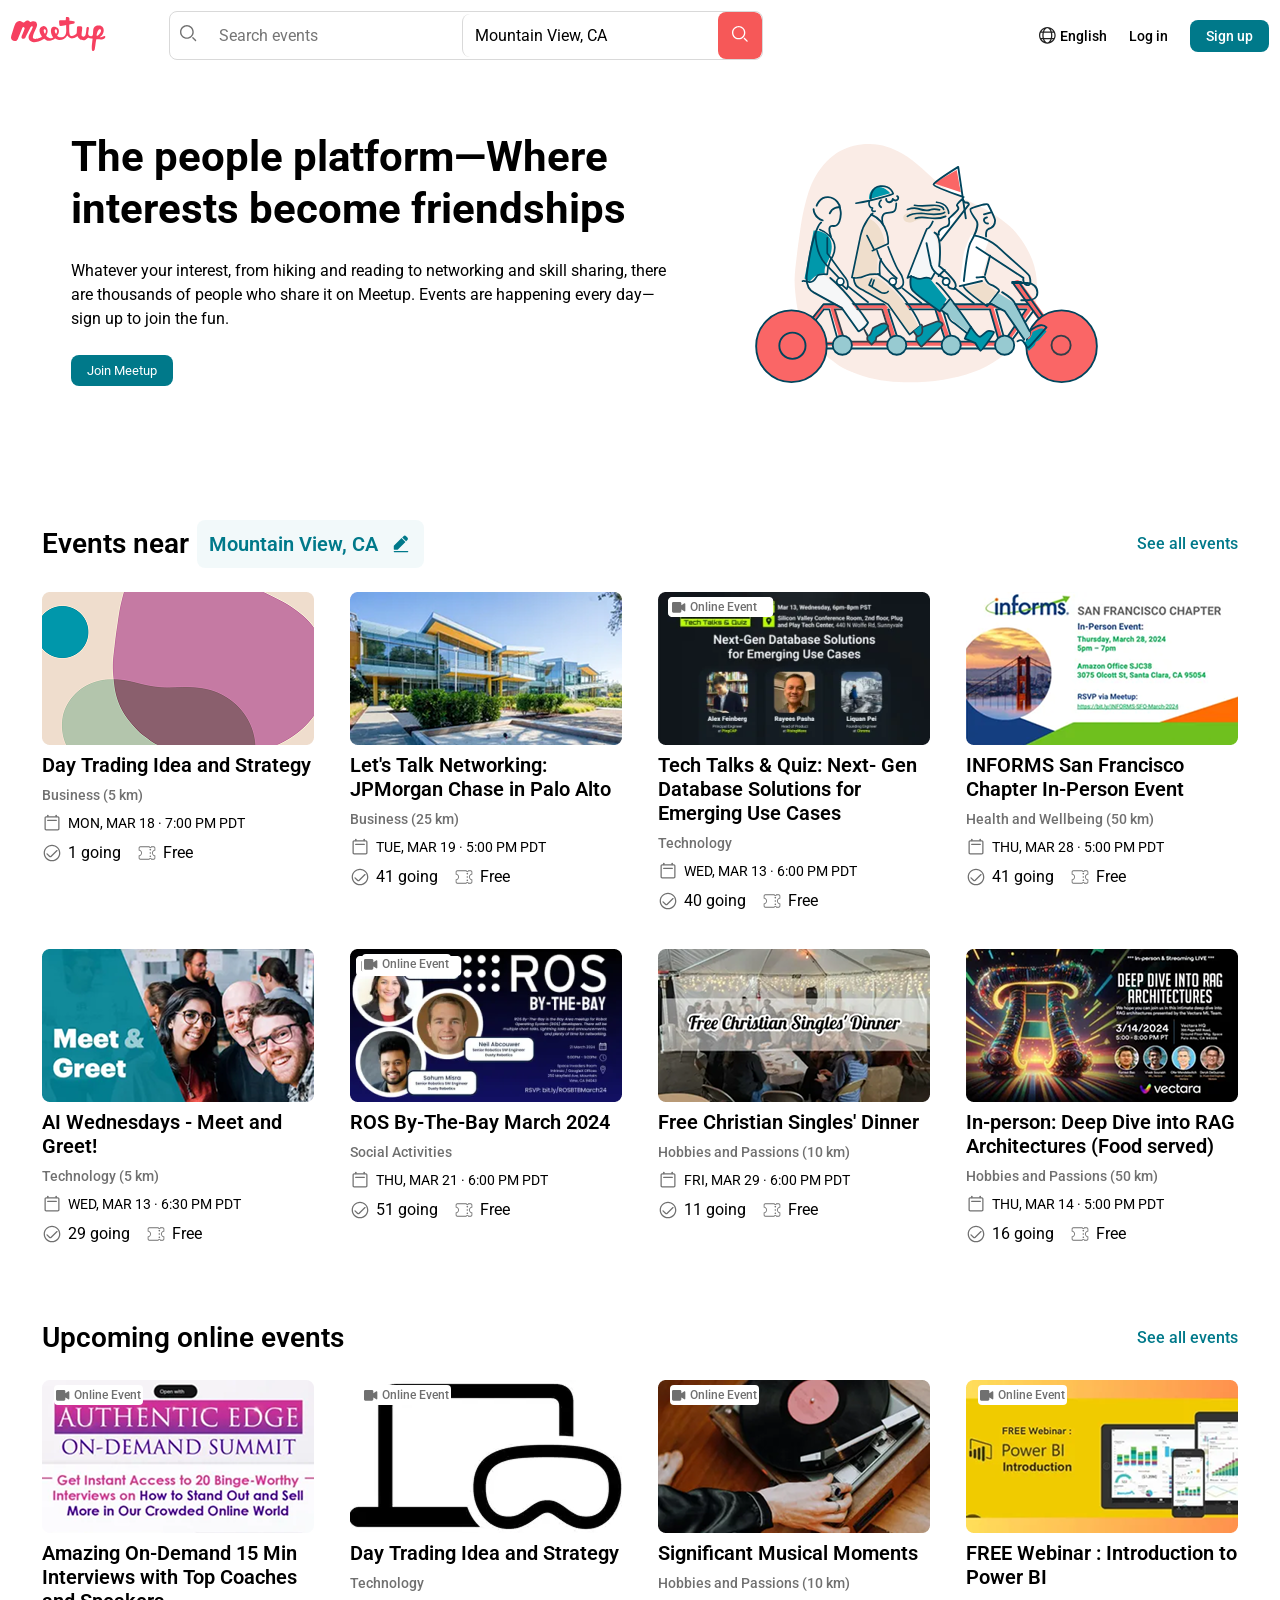
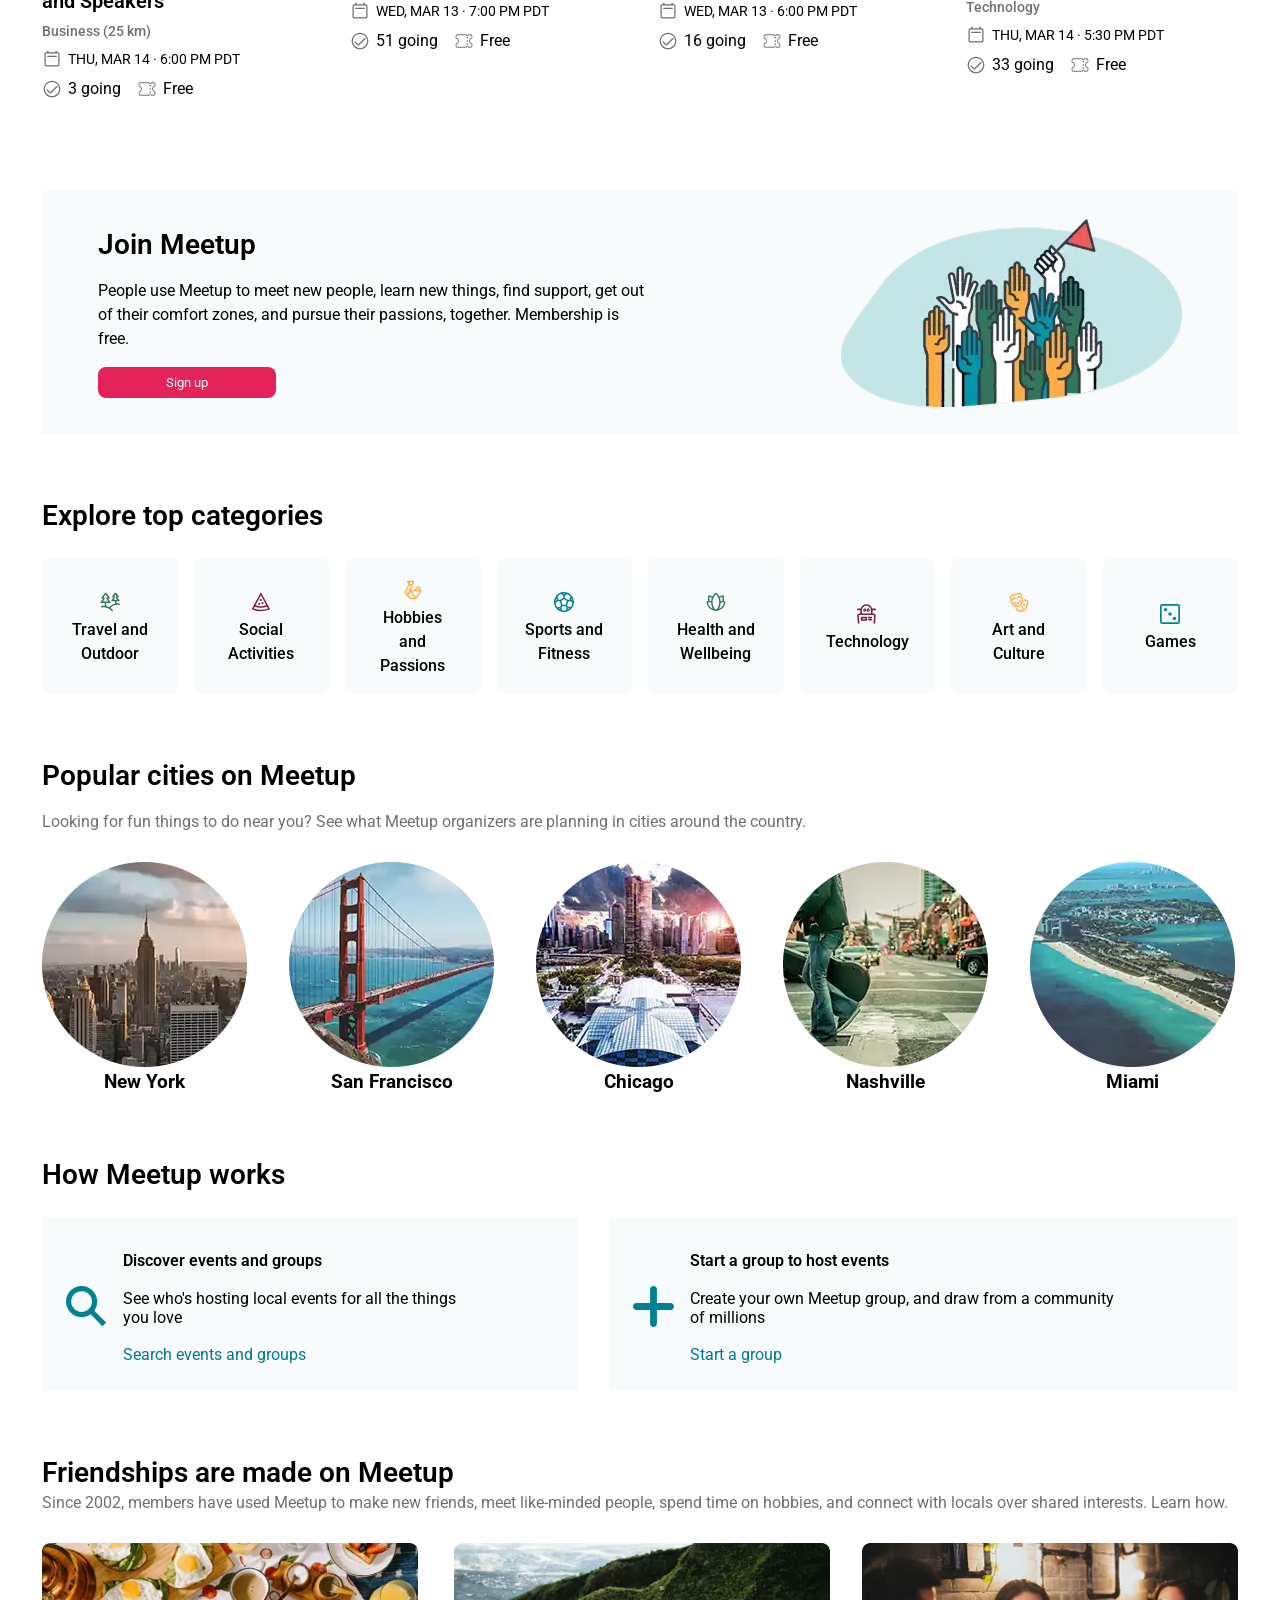
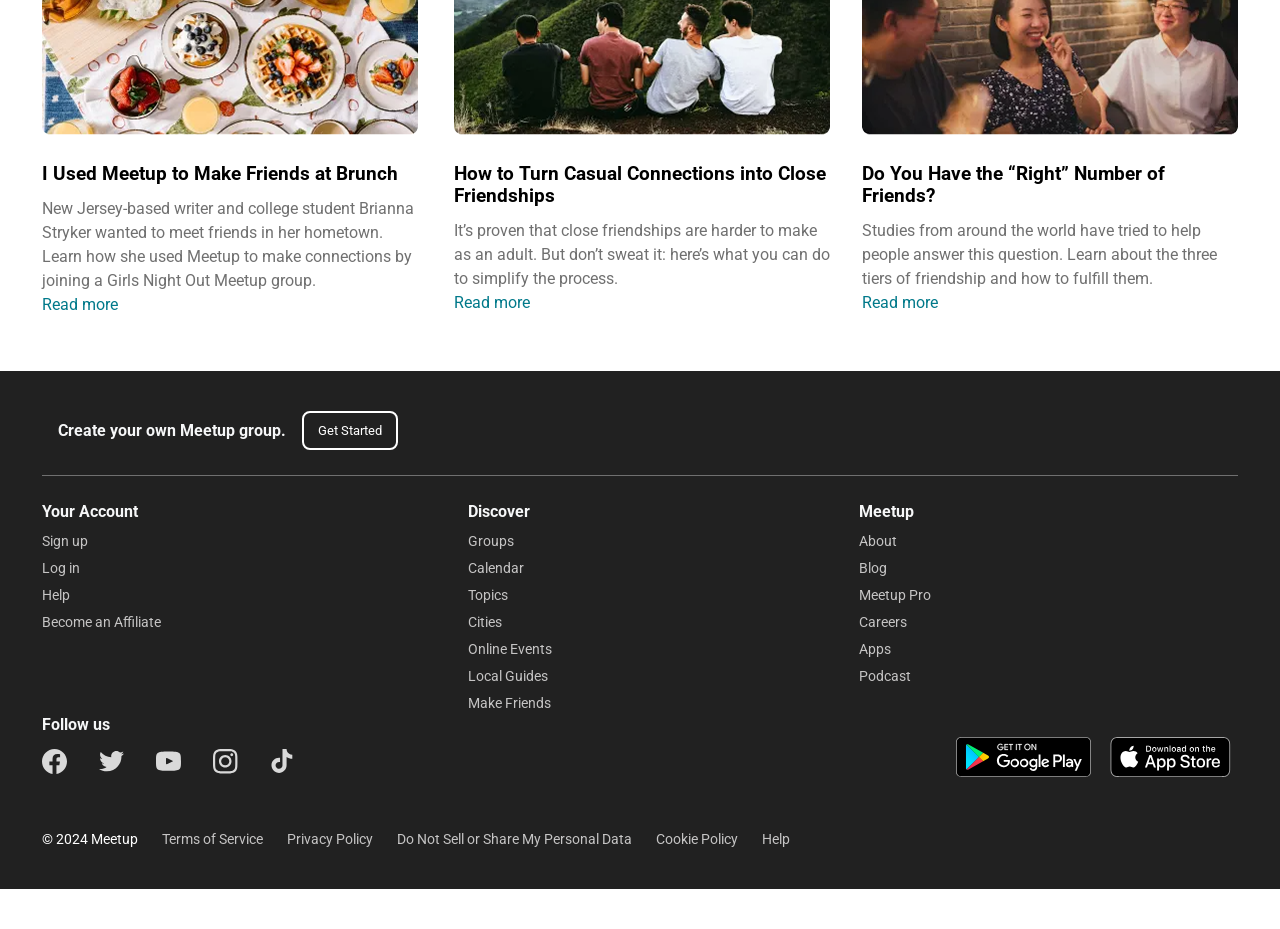
<file: Main.html>
<!doctype html>
<html lang="en">
  <head>
    <meta charset="UTF-8" />
    <meta name="viewport" content="width=device-width, initial-scale=1.0" />
    <title>Meet Up page</title>
    <link rel="preconnect" href="https://fonts.googleapis.com" />
    <link rel="preconnect" href="https://fonts.gstatic.com" crossorigin />
    <link
      href="https://fonts.googleapis.com/css2?family=Roboto:ital,wght@0,100..900;1,100..900&display=swap"
      rel="stylesheet"
    />
    <link href="styles/styleMain.css" rel="stylesheet" />
  </head>
  <body>
    <header>
      <div class="container">
        <div class="logoBox">
          <a href="#"><img src="assets/icons/meetUp-logo.svg" alt="logo" /></a>
        </div>
        <div class="searchBox">
          <span><img src="assets/icons/search.svg" alt="search" /></span>
          <input type="text" placeholder="Search events" />
          <input type="text" value="Mountain View, CA" />
          <button type="button" class="searchBtn">
            <img src="assets/icons/white-search-icon.svg" alt="search" />
          </button>
        </div>
        <div class="buttonsBox">
          <div class="languageBox">
            <span><img src="assets/icons/globus.svg" alt="globus" /></span>
            <button>English</button>
          </div>

          <button>Log in</button>
          <button class="signBtn">Sign up</button>
        </div>
      </div>
    </header>
    <main>
      <section class="hero">
        <div class="container">
          <div class="textBox">
            <h1>The people platform—Where interests become friendships</h1>
            <p>
              Whatever your interest, from hiking and reading to networking and
              skill sharing, there are thousands of people who share it on
              Meetup. Events are happening every day—sign up to join the fun.
            </p>
            <button>Join Meetup</button>
          </div>
          <div class="imageBox">
            <img src="assets/icons/header-image.svg" alt="event-image" />
          </div>
        </div>
      </section>

      <section class="eventsNear">
        <div class="container">
          <div class="upTextBox">
            <div class="changeIcon">
              <h2>Events near</h2>
              <button>
                Mountain View, CA<img
                  src="assets/icons/change-icon.svg"
                  alt="change-icon"
                />
              </button>
            </div>
            <a>See all events</a>
          </div>
          <div class="eventsGrid">
            <div class="event">
              <img src="assets/images/event1.png" alt="image" />
              <h3>Day Trading Idea and Strategy</h3>
              <span class="subject">Business (5 km)</span>
              <div class="calendar">
                <span>
                  <img src="assets/icons/calendar-icon.svg" alt="" /> Mon, Mar
                  18 · 7:00 PM PDT
                </span>
              </div>
              <div class="free">
                <span
                  ><img src="assets/icons/chekmark-icon.svg" alt="" /> 1
                  going</span
                >
                <span
                  ><img src="assets/icons/ticket-icon.svg" alt="" /> Free</span
                >
              </div>
            </div>
            <div class="event">
              <img src="assets/images/event2.png" alt="image" />
              <h3>Let's Talk Networking: JPMorgan Chase in Palo Alto</h3>
              <span class="subject">Business (25 km)</span>
              <div class="calendar">
                <span>
                  <img src="assets/icons/calendar-icon.svg" alt="" />Tue, Mar 19
                  · 5:00 PM PDT</span
                >
              </div>
              <div class="free">
                <span
                  ><img src="assets/icons/chekmark-icon.svg" alt="" />41
                  going</span
                >
                <span
                  ><img src="assets/icons/ticket-icon.svg" alt="" />Free</span
                >
              </div>
            </div>
            <div class="event">
              <img src="assets/images/event3.png" alt="image" />
              <span class="eventBadge">
                <img src="assets/icons/camera-icon.svg" alt="" />
                Online Event
              </span>
              <h3>
                Tech Talks & Quiz: Next- Gen Database Solutions for Emerging Use
                Cases
              </h3>
              <span class="subject">Technology</span>
              <div class="calendar">
                <span
                  ><img src="assets/icons/calendar-icon.svg" alt="" />Wed, Mar
                  13 · 6:00 PM PDT</span
                >
              </div>
              <div class="free">
                <span
                  ><img src="assets/icons/chekmark-icon.svg" alt="" />40
                  going</span
                >
                <span
                  ><img src="assets/icons/ticket-icon.svg" alt="" />Free</span
                >
              </div>
            </div>
            <div class="event">
              <img src="assets/images/event4.png" alt="image" />
              <h3>INFORMS San Francisco Chapter In-Person Event</h3>
              <span class="subject">Health and Wellbeing (50 km)</span>
              <div class="calendar">
                <span
                  ><img src="assets/icons/calendar-icon.svg" alt="" />Thu, Mar
                  28 · 5:00 PM PDT</span
                >
              </div>
              <div class="free">
                <span
                  ><img src="assets/icons/chekmark-icon.svg" alt="" />41
                  going</span
                >
                <span
                  ><img src="assets/icons/ticket-icon.svg" alt="" />Free</span
                >
              </div>
            </div>
            <div class="event">
              <img src="assets/images/event5.png" alt="image" />
              <h3>AI Wednesdays - Meet and Greet!</h3>
              <span class="subject">Technology (5 km)</span>
              <div class="calendar">
                <span
                  ><img src="assets/icons/calendar-icon.svg" alt="" />Wed, Mar
                  13 · 6:30 PM PDT</span
                >
              </div>
              <div class="free">
                <span
                  ><img src="assets/icons/chekmark-icon.svg" alt="" />29
                  going</span
                >
                <span
                  ><img src="assets/icons/ticket-icon.svg" alt="" />Free</span
                >
              </div>
            </div>
            <div class="event">
              <img src="assets/images/event6.png" alt="image" />
              <span class="eventBadge">
                <img src="assets/icons/camera-icon.svg" alt="" />
                Online Event
              </span>
              <h3>ROS By-The-Bay March 2024</h3>
              <span class="subject">Social Activities</span>
              <div class="calendar">
                <span
                  ><img src="assets/icons/calendar-icon.svg" alt="" />Thu, Mar
                  21 · 6:00 PM PDT</span
                >
              </div>
              <div class="free">
                <span
                  ><img src="assets/icons/chekmark-icon.svg" alt="" />51
                  going</span
                >
                <span
                  ><img src="assets/icons/ticket-icon.svg" alt="" />Free</span
                >
              </div>
            </div>
            <div class="event">
              <img src="assets/images/event7.png" alt="image" />
              <h3>Free Christian Singles' Dinner</h3>
              <span class="subject">Hobbies and Passions (10 km)</span>
              <div class="calendar">
                <span
                  ><img src="assets/icons/calendar-icon.svg" alt="" />Fri, Mar
                  29 · 6:00 PM PDT</span
                >
              </div>
              <div class="free">
                <span
                  ><img src="assets/icons/chekmark-icon.svg" alt="" />11
                  going</span
                >
                <span
                  ><img src="assets/icons/ticket-icon.svg" alt="" />Free</span
                >
              </div>
            </div>
            <div class="event">
              <img src="assets/images/event8.png" alt="image" />
              <h3>In-person: Deep Dive into RAG Architectures (Food served)</h3>
              <span class="subject">Hobbies and Passions (50 km)</span>
              <div class="calendar">
                <span
                  ><img src="assets/icons/calendar-icon.svg" alt="" />Thu, Mar
                  14 · 5:00 PM PDT</span
                >
              </div>
              <div class="free">
                <span
                  ><img src="assets/icons/chekmark-icon.svg" alt="" />16
                  going</span
                >
                <span
                  ><img src="assets/icons/ticket-icon.svg" alt="" />Free</span
                >
              </div>
            </div>
          </div>
        </div>
      </section>

      <section class="upComingOnlineEvents">
        <div class="container">
          <div class="headBox">
            <h2>Upcoming online events</h2>
            <a>See all events</a>
          </div>
          <div class="eventsGrid2">
            <div class="event">
              <img src="assets/images/event9.png" alt="image" />
              <span class="eventBadge">
                <img src="assets/icons/camera-icon.svg" alt="" />
                Online Event
              </span>
              <h3>
                Amazing On-Demand 15 Min Interviews with Top Coaches and
                Speakers
              </h3>
              <span class="subject">Business (25 km)</span>
              <div class="calendar">
                <span
                  ><img src="assets/icons/calendar-icon.svg" alt="" />Thu, Mar
                  14 · 6:00 PM PDT</span
                >
              </div>
              <div class="free">
                <span
                  ><img src="assets/icons/chekmark-icon.svg" alt="" />3
                  going</span
                >
                <span
                  ><img src="assets/icons/ticket-icon.svg" alt="" />Free</span
                >
              </div>
            </div>
            <div class="event">
              <img src="assets/images/event10.png" alt="image" />
              <span class="eventBadge">
                <img src="assets/icons/camera-icon.svg" alt="" />
                Online Event
              </span>
              <h3>Day Trading Idea and Strategy</h3>
              <span class="subject">Technology</span>
              <div class="calendar">
                <span
                  ><img src="assets/icons/calendar-icon.svg" alt="" />Wed, Mar
                  13 · 7:00 PM PDT</span
                >
              </div>
              <div class="free">
                <span
                  ><img src="assets/icons/chekmark-icon.svg" alt="" />51
                  going</span
                >
                <span
                  ><img src="assets/icons/ticket-icon.svg" alt="" />Free</span
                >
              </div>
            </div>
            <div class="event">
              <img src="assets/images/event11.png" alt="image" />
              <span class="eventBadge">
                <img src="assets/icons/camera-icon.svg" alt="" />
                Online Event
              </span>
              <h3>Significant Musical Moments</h3>
              <span class="subject">Hobbies and Passions (10 km)</span>
              <div class="calendar">
                <span
                  ><img src="assets/icons/calendar-icon.svg" alt="" />Wed, Mar
                  13 · 6:00 PM PDT</span
                >
              </div>
              <div class="free">
                <span
                  ><img src="assets/icons/chekmark-icon.svg" alt="" />16
                  going</span
                >
                <span
                  ><img src="assets/icons/ticket-icon.svg" alt="" />Free</span
                >
              </div>
            </div>
            <div class="event">
              <img src="assets/images/event12.png" alt="image" />
              <span class="eventBadge">
                <img src="assets/icons/camera-icon.svg" alt="" />
                Online Event
              </span>
              <h3>FREE Webinar : Introduction to Power BI</h3>
              <span class="subject">Technology</span>
              <div class="calendar">
                <span
                  ><img src="assets/icons/calendar-icon.svg" alt="" />Thu, Mar
                  14 · 5:30 PM PDT</span
                >
              </div>
              <div class="free">
                <span
                  ><img src="assets/icons/chekmark-icon.svg" alt="" />33
                  going</span
                >
                <span
                  ><img src="assets/icons/ticket-icon.svg" alt="" />Free</span
                >
              </div>
            </div>
          </div>
        </div>
      </section>

      <section class="joinMeetUp">
        <div class="container">
          <div class="joinCard">
            <div class="joinText">
              <h3>Join Meetup</h3>
              <p>
                People use Meetup to meet new people, learn new things, find
                support, get out of their comfort zones, and pursue their
                passions, together. Membership is free.
              </p>
              <button class="signUpBtn2">Sign up</button>
            </div>
            <div class="imgBox">
              <img src="assets/images/hands.png" alt="image" />
            </div>
          </div>
        </div>
      </section>

      <section class="exploreBox">
        <div class="container">
          <h3>Explore top categories</h3>
          <div class="allCategories">
            <div class="box">
              <img src="assets/icons/travel_and_outdoor.svg.svg" alt="" />
              <span>Travel and Outdoor</span>
            </div>
            <div class="box">
              <img src="assets/icons/social_activities.svg.svg" alt="" />
              <span>Social Activities</span>
            </div>
            <div class="box">
              <img src="assets/icons/hobbies_and_passions.svg.svg" alt="" />
              <span>Hobbies and Passions</span>
            </div>
            <div class="box">
              <img src="assets/icons/sports_and_fitness.svg.svg" alt="" />
              <span>Sports and Fitness</span>
            </div>
            <div class="box">
              <img src="assets/icons/health_and_wellness.svg fill.svg" alt="" />
              <span>Health and Wellbeing</span>
            </div>
            <div class="box">
              <img src="assets/icons/technology.svg.svg" alt="" />
              <span>Technology</span>
            </div>
            <div class="box">
              <img src="assets/icons/art_and_culture.svg fill.svg" alt="" />
              <span>Art and Culture</span>
            </div>
            <div class="box">
              <img src="assets/icons/games.svg fill.svg" alt="" />
              <span>Games</span>
            </div>
          </div>
        </div>
      </section>

      <section class="popularCities">
        <div class="container">
          <div class="textPopularCities">
            <h2>Popular cities on Meetup</h2>
            <span
              >Looking for fun things to do near you? See what Meetup organizers
              are planning in cities around the country.</span
            >
          </div>
          <div class="imagesPopularCities">
            <div class="newYork">
              <img src="assets/images/NewYork.png" alt="New York" />
              <h3>New York</h3>
            </div>
            <div class="sanFrancisco">
              <img src="assets/images/SanFrancisko.png" alt="SanFrancisko" />
              <h3>San Francisco</h3>
            </div>
            <div class="chicago">
              <img src="assets/images/Chicago.png" alt="Chicago" />
              <h3>Chicago</h3>
            </div>
            <div class="nashville">
              <img src="assets/images/Nashville.png" alt="Nashville" />
              <h3>Nashville</h3>
            </div>
            <div class="miami">
              <img src="assets/images/Miami.png" alt="Miami" />
              <h3>Miami</h3>
            </div>
          </div>
        </div>
      </section>

      <section class="howItWorks">
        <div class="container">
          <h2>How Meetup works</h2>
          <div class="howItWorksBox">
            <div class="subBox">
              <div class="iconBox">
                <img src="assets/icons/search-icon-how-it-works.svg" alt="" />
              </div>
              <div class="textsBox">
                <h3>Discover events and groups</h3>
                <span
                  >See who's hosting local events for all the things you
                  love</span
                >
                <a>Search events and groups</a>
              </div>
            </div>
            <div class="subBox">
              <div class="iconBox2">
                <img src="assets/icons/plus-icon.svg" alt="" />
              </div>
              <div class="textsBox">
                <h3>Start a group to host events</h3>
                <span
                  >Create your own Meetup group, and draw from a community of
                  millions</span
                >
                <a>Start a group</a>
              </div>
            </div>
          </div>
        </div>
      </section>

      <section class="friendships">
        <div class="container">
          <div class="friendshipsHeadBox">
            <h2>Friendships are made on Meetup</h2>
            <span
              >Since 2002, members have used Meetup to make new friends, meet
              like-minded people, spend time on hobbies, and connect with locals
              over shared interests. Learn how.</span
            >
          </div>
          <div class="friendshipsImagesBox">
            <div class="card">
              <img src="assets/images/meals.png" alt="meals image" />
              <h3>I Used Meetup to Make Friends at Brunch</h3>
              <p>
                New Jersey-based writer and college student Brianna Stryker
                wanted to meet friends in her hometown. Learn how she used
                Meetup to make connections by joining a Girls Night Out Meetup
                group.
              </p>
              <a>Read more</a>
            </div>
            <div class="card">
              <img
                src="assets/images/people-in-mountains.png"
                alt="mountains"
              />
              <h3>How to Turn Casual Connections into Close Friendships</h3>
              <p>
                It’s proven that close friendships are harder to make as an
                adult. But don’t sweat it: here’s what you can do to simplify
                the process.
              </p>
              <a>Read more</a>
            </div>
            <div class="card">
              <img
                src="assets/images/lauphing-people.png"
                alt="lauphing people"
              />
              <h3>Do You Have the “Right” Number of Friends?</h3>
              <p>
                Studies from around the world have tried to help people answer
                this question. Learn about the three tiers of friendship and how
                to fulfill them.
              </p>
              <a>Read more</a>
            </div>
          </div>
        </div>
      </section>
    </main>

    <footer>
      <div class="container">
        <div class="footerTop">
          <h2>Create your own Meetup group.</h2>
          <button>Get Started</button>
        </div>
        <div class="navigationGrid">
          <div class="column">
            <h3>Your Account</h3>
            <a>Sign up</a>
            <a>Log in</a>
            <a>Help</a>
            <a>Become an Affiliate</a>
          </div>
          <div class="column">
            <h3>Discover</h3>
            <a>Groups</a>
            <a>Calendar</a>
            <a>Topics</a>
            <a>Cities</a>
            <a>Online Events</a>
            <a>Local Guides</a>
            <a>Make Friends</a>
          </div>
          <div class="column">
            <h3>Meetup</h3>
            <a>About</a>
            <a>Blog</a>
            <a>Meetup Pro</a>
            <a>Careers</a>
            <a>Apps</a>
            <a>Podcast</a>
          </div>
        </div>
        <h4>Follow us</h4>
        <div class="follow">
          <div class="iconsFollow">
            <img class="socialMedia" src="assets/icons/facebook.svg" alt="" />
            <img class="socialMedia" src="assets/icons/twitter.svg" alt="" />
            <img class="socialMedia" src="assets/icons/youtube.svg" alt="" />
            <img class="socialMedia" src="assets/icons/instagram.svg" alt="" />
            <img class="socialMedia" src="assets/icons/tiktok.svg" alt="" />
          </div>
          <div class="storesFollow">
            <img class="store" src="assets/icons/googlePlay.svg" alt="" />
            <img class="store" src="assets/icons/appStore.svg" alt="" />
          </div>
        </div>
        <nav>
          <span>© 2024 Meetup</span>
          <a>Terms of Service</a>
          <a>Privacy Policy</a>
          <a>Do Not Sell or Share My Personal Data</a>
          <a>Cookie Policy</a>
          <a>Help</a>
        </nav>
      </div>
    </footer>
  </body>
  <script src="scripts/script.js"></script>
</html>
</file>
<file: styles/styleMain.css>
* {
  margin: 0;
  padding: 0;
  box-sizing: border-box;
}
body {
  font-family: "Roboto", sans-serif;
}
button,
input {
  font-family: "Roboto", sans-serif;
  border: none;
  border-radius: 8px;
  white-space: nowrap;
}
.container {
  max-width: 1196px;
  margin-inline: auto;
}
.changeIcon > h2,
.headBox > h2,
.joinText > h3,
.container > h3,
.textPopularCities > h2,
.container > h2,
.friendshipsHeadBox > h2 {
  font-weight: 600;
  font-size: 28px;
  line-height: 36px;
}
/*===========header=======================*/
header > .container {
  max-width: none;
  margin: 11px;
}
header > .container,
.logoBox,
.searchBox,
.buttonsBox,
.languageBox,
.buttonsBox span {
  display: flex;
  align-items: center;
}
.logoBox,
.searchBox,
.buttonsBox {
  flex-shrink: 0;
}
.logoBox {
  margin-right: 40px;
  width: 118px;
  height: 34px;
}
.searchBox {
  border: 1px solid #d9d9d9;
  border-radius: 8px;
  overflow: hidden;
  width: 594px;
}
.searchBox input[type="text"] {
  font-weight: 400;
  font-size: 16px;
  width: 100%;
  padding: 12px;
}
.searchBox input[type="text"] + input[type="text"] {
  border-left: 1px solid #d9d9d9;
}
.searchBox > span {
  padding: 10px;
}
.searchBtn {
  background-color: #f65858;
  color: #ffffff;
  outline: none;
  padding: 14px;
  cursor: pointer;
}
.searchBtn > img {
  width: 16px;
}
.buttonsBox {
  margin-left: auto;
  gap: 22px;
}
.languageBox {
  gap: 4px;
}
.languageBox > button,
.buttonsBox > button {
  font-weight: 500;
  font-size: 14px;
  background-color: #ffffff;
}

.buttonsBox .signBtn {
  color: #ffffff;
  background-color: #00798a;
  padding: 8px 16px;
  cursor: pointer;
}
/*===============The people platform=========*/
.hero {
  margin: 71px;
}
.hero > .container {
  display: flex;
  gap: 56px;
}
h1 {
  font-weight: 700;
  font-size: 42px;
  line-height: 52px;
}
.textBox > p,
.joinText > p {
  font-size: 16px;
  line-height: 24px;
}
.textBox > button {
  color: #ffffff;
  background-color: #00798a;
  padding: 8px 16px;
  align-self: flex-start;
  cursor: pointer;
}
.textBox {
  display: flex;
  flex-direction: column;
  width: 600px;
  gap: 24px;
}
.imageBox {
  width: 379px;
  height: 269px;
}
/*=========Events near + Upcoming events ========*/
.upComingOnlineEvents {
  margin-top: 50px;
}
.eventsNear {
  margin-top: 120px;
}
.changeIcon {
  display: flex;
  align-items: center;
  justify-content: center;
  gap: 8px;
}
.changeIcon > button {
  display: flex;
  justify-content: center;
  align-items: center;
  gap: 12px;
  padding: 12px;
  background-color: #97cad11f;
  color: #00798a;
  font-weight: 600;
  font-size: 20px;
  line-height: 24px;
}

.upTextBox,
.headBox {
  display: flex;
  align-items: center;
  justify-content: space-between;
}
.upTextBox > a,
.headBox > a {
  font-weight: 500;
  font-size: 16px;
  line-height: 24px;
  color: #00798a;
}
.eventsGrid {
  display: grid;
  grid-template-columns: repeat(4, 1fr);
  grid-template-rows: repeat(2, 1fr);
  gap: 36px;
  margin-top: 24px;
}
.event {
  display: flex;
  flex-direction: column;
  gap: 8px;
  position: relative;
}
.eventsGrid2 {
  margin-top: 24px;
  display: grid;
  grid-template-columns: repeat(4, 1fr);
  grid-template-rows: repeat(1, 1fr);
  gap: 36px;
}
.eventBadge {
  position: absolute;
  top: 5px;
  left: 12px;

  display: flex;
  align-items: center;
  height: 20px;
  border-radius: 4px;
  background-color: #ffffff;
  color: #707070;
  padding: 2px;
  font-size: 12px;
  gap: 4px;
  font-weight: 500;
}

.event > h3 {
  font-size: 20px;
  line-height: 24px;
  font-weight: 600;
}
.subject {
  color: #707070;
  font-weight: 500;
  font-size: 14px;
  line-height: 20px;
}
.calendar,
.free,
.calendar > span,
.free > span {
  display: flex;
  align-items: center;
  gap: 6px;
}

.calendar {
  text-transform: uppercase;
  font-size: 14px;
  line-height: 20px;
}
.free {
  font-size: 16px;
  line-height: 24px;
  gap: 16px;
}

/*=========Join Meetup=========*/
.joinMeetUp {
  margin-top: 90px;
}
.joinCard {
  background-color: #97cad114;
  display: flex;
  justify-content: space-between;
  gap: 76px;
}
.joinText {
  display: flex;
  flex-direction: column;
  padding: 36px 56px;
  gap: 16px;
  max-width: 768px;
}
.imgBox {
  padding: 20px 56px;
}
.signUpBtn2 {
  background-color: #e32359;
  color: #ffffff;
  padding: 8px 68px;
  display: flex;
  align-self: flex-start;
}
/*===========Explore top categories==========*/
.exploreBox {
  margin-top: 64px;
}
.container > h3 {
  margin-bottom: 24px;
}
.allCategories {
  display: flex;
  justify-content: space-between;
  gap: 16px;
}
.box {
  display: flex;
  flex-direction: column;
  justify-content: center;
  align-items: center;
  background-color: #97cad114;
  text-align: center;
  flex: 1 1 0;
  padding: 22px 28px 16px 28px;
  border-radius: 8px;
  min-width: 0;
  gap: 6px;
}
.box > img {
  width: 20px;
  height: 20px;
}
.box > span {
  font-size: 16px;
  font-weight: 500;
  line-height: 24px;
}
/*============Popular cities on Meetup============*/
.popularCities {
  margin-top: 64px;
}
.textPopularCities > span {
  color: #707070;
  font-size: 16px;
  font-weight: 400;
  line-height: 24px;
}
.textPopularCities > h2 {
  margin-bottom: 16px;
}
.imagesPopularCities {
  display: flex;
  gap: 42px;
  text-align: center;
  margin-top: 28px;
}
.imagesPopularCities > h3 {
  margin-top: 24px;
  font-size: 20px;
  font-weight: 600;
  line-height: 28px;
}
/*============How Meetup works========*/
.howItWorks {
  margin-top: 64px;
}
.howItWorksBox {
  display: flex;
  justify-content: center;
  gap: 32px;
  margin-top: 24px;
}
.subBox {
  display: flex;
  justify-content: center;
  align-items: center;
  background-color: #97cad114;
  padding: 32px 112px 24px 24px;
  gap: 16px;
}
.textsBox {
  display: flex;
  flex-direction: column;
  gap: 16px;
}
.textsBox > h3 {
  font-size: 16px;
  line-height: 24px;
  font-weight: 600;
}
.textsBox > a {
  display: block;
  font-size: 16px;
  font-weight: 400;
  line-height: 24px;
  color: #00798a;
}
/*=============Friendships are made on Meetup=========*/
.friendships {
  margin-top: 64px;
}
.friendshipsHeadBox > span,
.card > p,
.card > a {
  font-size: 16px;
  font-weight: 400;
  line-height: 24px;
}
.friendshipsHeadBox > span {
  margin-top: 16px;
  color: #707070;
}
.friendshipsImagesBox {
  display: flex;
  justify-content: center;
  gap: 32px;
  margin-top: 28px;
}
.card > p {
  color: #707070;
  margin-top: 12px;
}
.card > a {
  color: #00798a;
  margin-top: 16px;
}
.card > h3 {
  margin-top: 24px;
}
/*==========footer==========*/
footer {
  margin-top: 54px;
  margin-bottom: 40px;
  background-color: #212121;
  padding-bottom: 40px;
  padding-top: 16px;
}
.footerTop {
  display: flex;
  align-items: center;
  gap: 16px;
  border-bottom: 1px solid#707070;
  padding: 24px 736px 25px 16px;
}
.footerTop > button {
  padding: 10px 14px;
  border: 2px solid #ffffff;
  color: #ffffff;
  background-color: #212121;
}
.footerTop > h2,
.column > h3,
h4 {
  font-size: 16px;
  line-height: 24px;
  color: #f6f7f8;
}
.navigationGrid {
  display: flex;
  margin-top: 24px;
}
.column > a {
  font-size: 14px;
  line-height: 20px;
  color: #c5c4c4;
}
.column {
  display: flex;
  flex-direction: column;
  flex-grow: 1;
  gap: 7px;
}
.iconsFollow {
  margin-top: 12px;
  display: flex;
  gap: 32px;
}
.storesFollow {
  display: flex;
  gap: 12px;
}
.follow {
  display: flex;
  justify-content: space-between;
}
nav {
  display: flex;
  margin-top: 52px;
  gap: 24px;
}
nav > a,
nav > span {
  color: #c5c4c4;
  font-size: 14px;
  line-height: 20px;
}
nav > span {
  color: #ffffff;
}
.socialMedia {
  width: 25px;
  height: 25px;
}
.store {
  width: 135px;
  height: 40px;
}
</file>
